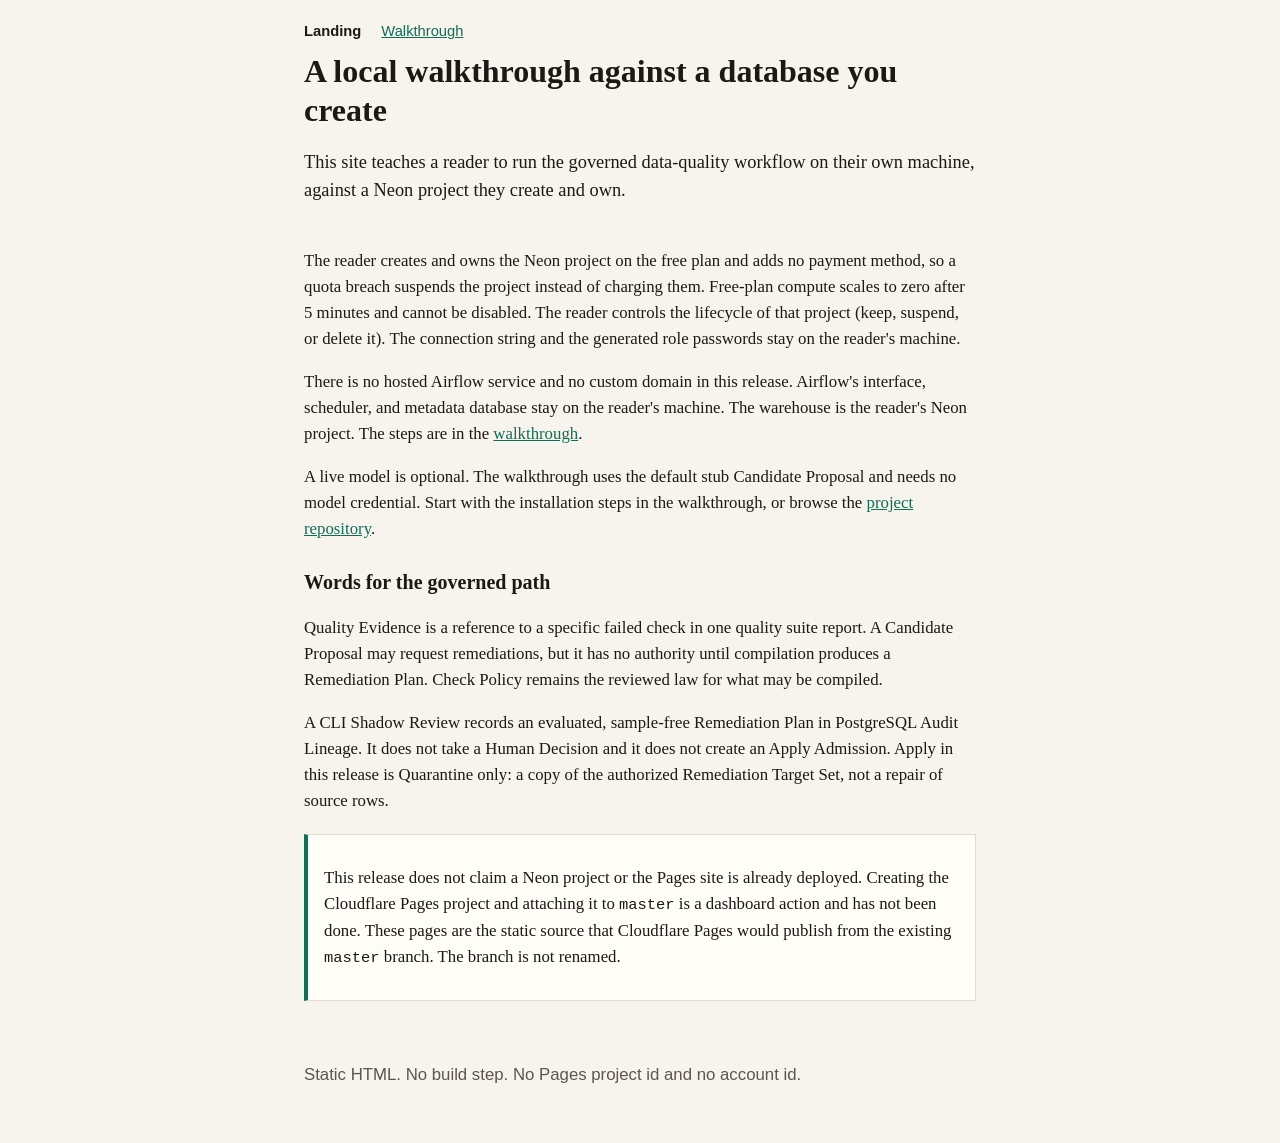
<file: site/index.html>
<!DOCTYPE html>
<html lang="en">
<head>
  <meta charset="utf-8">
  <meta name="viewport" content="width=device-width, initial-scale=1">
  <title>Governed data quality — a local walkthrough</title>
  <link rel="stylesheet" href="styles.css">
</head>
<body>
  <header>
    <nav>
      <a href="index.html" aria-current="page">Landing</a>
      <a href="walkthrough.html">Walkthrough</a>
    </nav>
    <h1>A local walkthrough against a database you create</h1>
    <p class="lede">This site teaches a reader to run the governed data-quality workflow on their own machine, against a Neon project they create and own.</p>
  </header>
  <main>
    <p>The reader creates and owns the Neon project on the free plan and adds no payment method, so a quota breach suspends the project instead of charging them. Free-plan compute scales to zero after 5 minutes and cannot be disabled. The reader controls the lifecycle of that project (keep, suspend, or delete it). The connection string and the generated role passwords stay on the reader's machine.</p>
    <p>There is no hosted Airflow service and no custom domain in this release. Airflow's interface, scheduler, and metadata database stay on the reader's machine. The warehouse is the reader's Neon project. The steps are in the <a href="walkthrough.html">walkthrough</a>.</p>
    <p>A live model is optional. The walkthrough uses the default stub Candidate Proposal and needs no model credential. Start with the installation steps in the walkthrough, or browse the <a href="https://github.com/youzaina001/airflow-dq-agent">project repository</a>.</p>
    <h2>Words for the governed path</h2>
    <p>Quality Evidence is a reference to a specific failed check in one quality suite report. A Candidate Proposal may request remediations, but it has no authority until compilation produces a Remediation Plan. Check Policy remains the reviewed law for what may be compiled.</p>
    <p>A CLI Shadow Review records an evaluated, sample-free Remediation Plan in PostgreSQL Audit Lineage. It does not take a Human Decision and it does not create an Apply Admission. Apply in this release is Quarantine only: a copy of the authorized Remediation Target Set, not a repair of source rows.</p>
    <div class="note">
      <p>This release does not claim a Neon project or the Pages site is already deployed. Creating the Cloudflare Pages project and attaching it to <code>master</code> is a dashboard action and has not been done. These pages are the static source that Cloudflare Pages would publish from the existing <code>master</code> branch. The branch is not renamed.</p>
    </div>
  </main>
  <footer>
    <p>Static HTML. No build step. No Pages project id and no account id.</p>
  </footer>
</body>
</html>
</file>
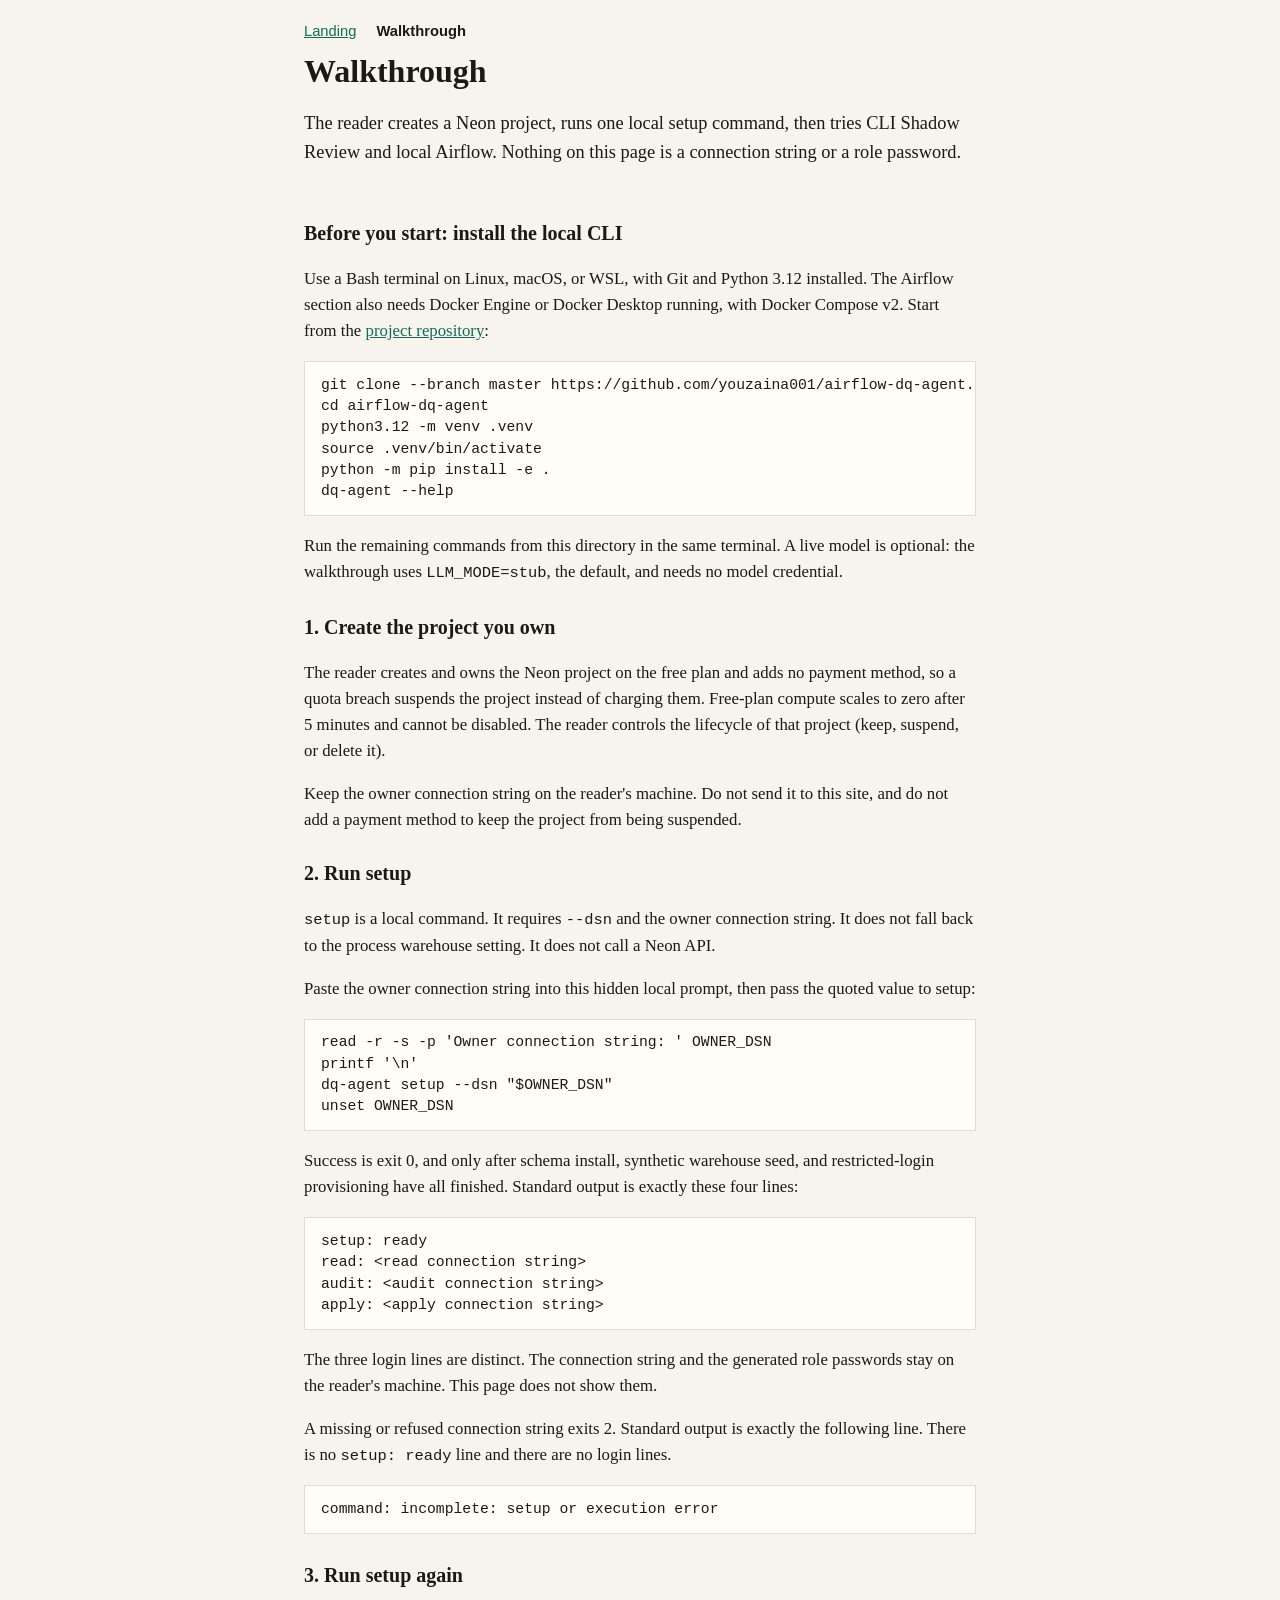
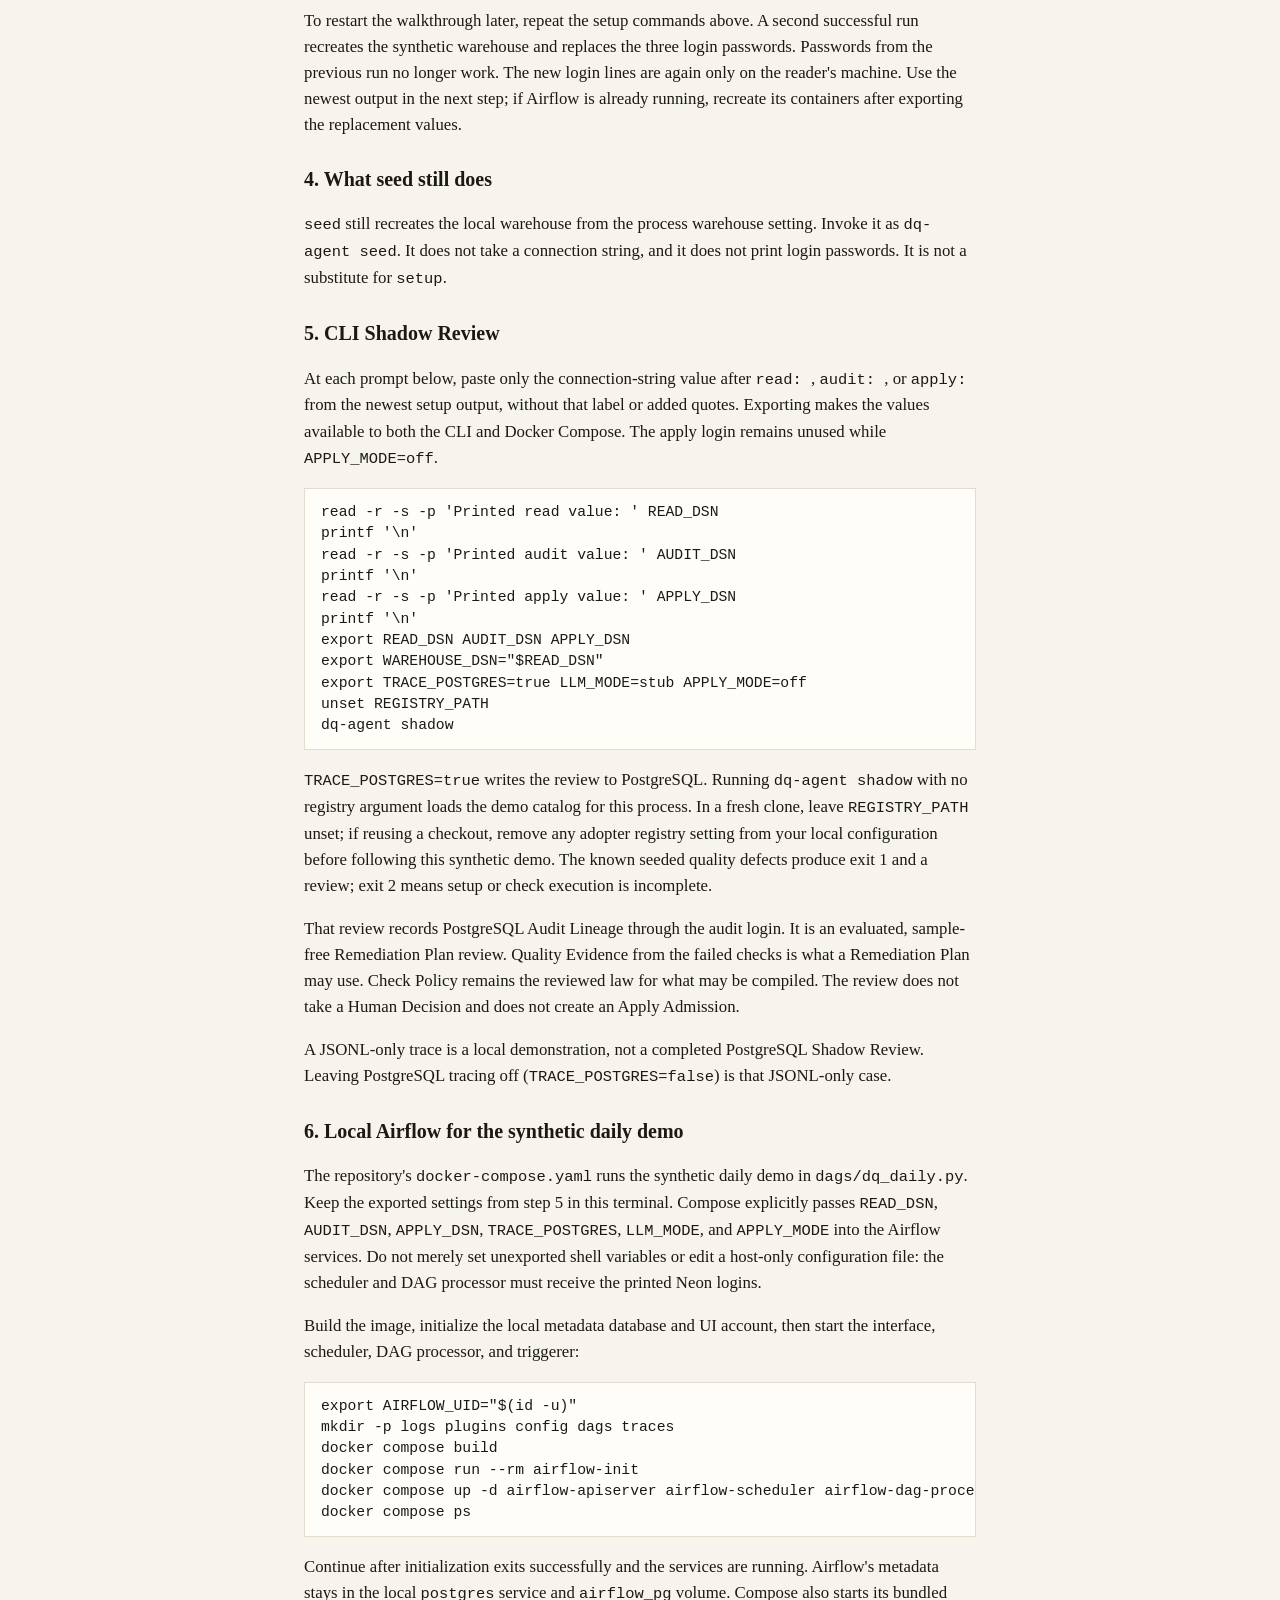
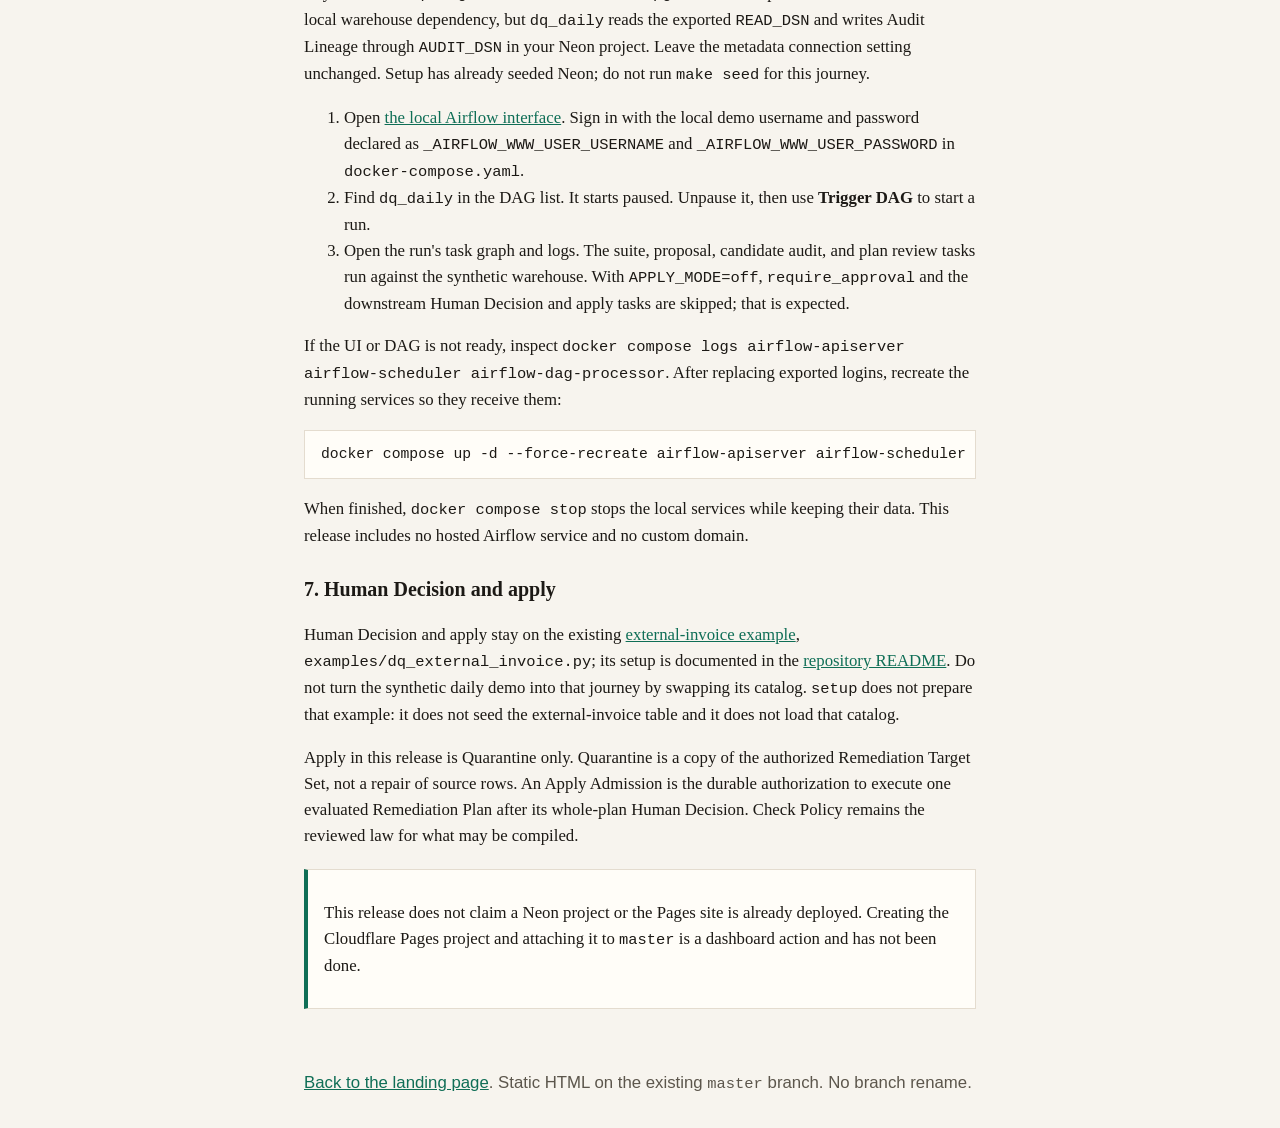
<file: site/walkthrough.html>
<!DOCTYPE html>
<html lang="en">
<head>
  <meta charset="utf-8">
  <meta name="viewport" content="width=device-width, initial-scale=1">
  <title>Walkthrough — governed data quality</title>
  <link rel="stylesheet" href="styles.css">
</head>
<body>
  <header>
    <nav>
      <a href="index.html">Landing</a>
      <a href="walkthrough.html" aria-current="page">Walkthrough</a>
    </nav>
    <h1>Walkthrough</h1>
    <p class="lede">The reader creates a Neon project, runs one local setup command, then tries CLI Shadow Review and local Airflow. Nothing on this page is a connection string or a role password.</p>
  </header>
  <main>
    <h2>Before you start: install the local CLI</h2>
    <p>Use a Bash terminal on Linux, macOS, or WSL, with Git and Python 3.12 installed. The Airflow section also needs Docker Engine or Docker Desktop running, with Docker Compose v2. Start from the <a href="https://github.com/youzaina001/airflow-dq-agent">project repository</a>:</p>
    <pre>git clone --branch master https://github.com/youzaina001/airflow-dq-agent.git
cd airflow-dq-agent
python3.12 -m venv .venv
source .venv/bin/activate
python -m pip install -e .
dq-agent --help</pre>
    <p>Run the remaining commands from this directory in the same terminal. A live model is optional: the walkthrough uses <code>LLM_MODE=stub</code>, the default, and needs no model credential.</p>

    <h2>1. Create the project you own</h2>
    <p>The reader creates and owns the Neon project on the free plan and adds no payment method, so a quota breach suspends the project instead of charging them. Free-plan compute scales to zero after 5 minutes and cannot be disabled. The reader controls the lifecycle of that project (keep, suspend, or delete it).</p>
    <p>Keep the owner connection string on the reader's machine. Do not send it to this site, and do not add a payment method to keep the project from being suspended.</p>

    <h2>2. Run setup</h2>
    <p><code>setup</code> is a local command. It requires <code>--dsn</code> and the owner connection string. It does not fall back to the process warehouse setting. It does not call a Neon API.</p>
    <p>Paste the owner connection string into this hidden local prompt, then pass the quoted value to setup:</p>
    <pre>read -r -s -p 'Owner connection string: ' OWNER_DSN
printf '\n'
dq-agent setup --dsn "$OWNER_DSN"
unset OWNER_DSN</pre>
    <p>Success is exit 0, and only after schema install, synthetic warehouse seed, and restricted-login provisioning have all finished. Standard output is exactly these four lines:</p>
    <pre>setup: ready
read: &lt;read connection string&gt;
audit: &lt;audit connection string&gt;
apply: &lt;apply connection string&gt;</pre>
    <p>The three login lines are distinct. The connection string and the generated role passwords stay on the reader's machine. This page does not show them.</p>
    <p>A missing or refused connection string exits 2. Standard output is exactly the following line. There is no <code>setup: ready</code> line and there are no login lines.</p>
    <pre>command: incomplete: setup or execution error</pre>

    <h2>3. Run setup again</h2>
    <p>To restart the walkthrough later, repeat the setup commands above. A second successful run recreates the synthetic warehouse and replaces the three login passwords. Passwords from the previous run no longer work. The new login lines are again only on the reader's machine. Use the newest output in the next step; if Airflow is already running, recreate its containers after exporting the replacement values.</p>

    <h2>4. What seed still does</h2>
    <p><code>seed</code> still recreates the local warehouse from the process warehouse setting. Invoke it as <code>dq-agent seed</code>. It does not take a connection string, and it does not print login passwords. It is not a substitute for <code>setup</code>.</p>

    <h2>5. CLI Shadow Review</h2>
    <p>At each prompt below, paste only the connection-string value after <code>read: </code>, <code>audit: </code>, or <code>apply: </code> from the newest setup output, without that label or added quotes. Exporting makes the values available to both the CLI and Docker Compose. The apply login remains unused while <code>APPLY_MODE=off</code>.</p>
    <pre>read -r -s -p 'Printed read value: ' READ_DSN
printf '\n'
read -r -s -p 'Printed audit value: ' AUDIT_DSN
printf '\n'
read -r -s -p 'Printed apply value: ' APPLY_DSN
printf '\n'
export READ_DSN AUDIT_DSN APPLY_DSN
export WAREHOUSE_DSN="$READ_DSN"
export TRACE_POSTGRES=true LLM_MODE=stub APPLY_MODE=off
unset REGISTRY_PATH
dq-agent shadow</pre>
    <p><code>TRACE_POSTGRES=true</code> writes the review to PostgreSQL. Running <code>dq-agent shadow</code> with no registry argument loads the demo catalog for this process. In a fresh clone, leave <code>REGISTRY_PATH</code> unset; if reusing a checkout, remove any adopter registry setting from your local configuration before following this synthetic demo. The known seeded quality defects produce exit 1 and a review; exit 2 means setup or check execution is incomplete.</p>
    <p>That review records PostgreSQL Audit Lineage through the audit login. It is an evaluated, sample-free Remediation Plan review. Quality Evidence from the failed checks is what a Remediation Plan may use. Check Policy remains the reviewed law for what may be compiled. The review does not take a Human Decision and does not create an Apply Admission.</p>
    <p>A JSONL-only trace is a local demonstration, not a completed PostgreSQL Shadow Review. Leaving PostgreSQL tracing off (<code>TRACE_POSTGRES=false</code>) is that JSONL-only case.</p>

    <h2>6. Local Airflow for the synthetic daily demo</h2>
    <p>The repository's <code>docker-compose.yaml</code> runs the synthetic daily demo in <code>dags/dq_daily.py</code>. Keep the exported settings from step 5 in this terminal. Compose explicitly passes <code>READ_DSN</code>, <code>AUDIT_DSN</code>, <code>APPLY_DSN</code>, <code>TRACE_POSTGRES</code>, <code>LLM_MODE</code>, and <code>APPLY_MODE</code> into the Airflow services. Do not merely set unexported shell variables or edit a host-only configuration file: the scheduler and DAG processor must receive the printed Neon logins.</p>
    <p>Build the image, initialize the local metadata database and UI account, then start the interface, scheduler, DAG processor, and triggerer:</p>
    <pre>export AIRFLOW_UID="$(id -u)"
mkdir -p logs plugins config dags traces
docker compose build
docker compose run --rm airflow-init
docker compose up -d airflow-apiserver airflow-scheduler airflow-dag-processor airflow-triggerer
docker compose ps</pre>
    <p>Continue after initialization exits successfully and the services are running. Airflow's metadata stays in the local <code>postgres</code> service and <code>airflow_pg</code> volume. Compose also starts its bundled local warehouse dependency, but <code>dq_daily</code> reads the exported <code>READ_DSN</code> and writes Audit Lineage through <code>AUDIT_DSN</code> in your Neon project. Leave the metadata connection setting unchanged. Setup has already seeded Neon; do not run <code>make seed</code> for this journey.</p>
    <ol>
      <li>Open <a href="http://localhost:8080">the local Airflow interface</a>. Sign in with the local demo username and password declared as <code>_AIRFLOW_WWW_USER_USERNAME</code> and <code>_AIRFLOW_WWW_USER_PASSWORD</code> in <code>docker-compose.yaml</code>.</li>
      <li>Find <code>dq_daily</code> in the DAG list. It starts paused. Unpause it, then use <strong>Trigger DAG</strong> to start a run.</li>
      <li>Open the run's task graph and logs. The suite, proposal, candidate audit, and plan review tasks run against the synthetic warehouse. With <code>APPLY_MODE=off</code>, <code>require_approval</code> and the downstream Human Decision and apply tasks are skipped; that is expected.</li>
    </ol>
    <p>If the UI or DAG is not ready, inspect <code>docker compose logs airflow-apiserver airflow-scheduler airflow-dag-processor</code>. After replacing exported logins, recreate the running services so they receive them:</p>
    <pre>docker compose up -d --force-recreate airflow-apiserver airflow-scheduler airflow-dag-processor airflow-triggerer</pre>
    <p>When finished, <code>docker compose stop</code> stops the local services while keeping their data. This release includes no hosted Airflow service and no custom domain.</p>

    <h2>7. Human Decision and apply</h2>
    <p>Human Decision and apply stay on the existing <a href="https://github.com/youzaina001/airflow-dq-agent/blob/master/examples/dq_external_invoice.py">external-invoice example</a>, <code>examples/dq_external_invoice.py</code>; its setup is documented in the <a href="https://github.com/youzaina001/airflow-dq-agent/blob/master/README.md">repository README</a>. Do not turn the synthetic daily demo into that journey by swapping its catalog. <code>setup</code> does not prepare that example: it does not seed the external-invoice table and it does not load that catalog.</p>
    <p>Apply in this release is Quarantine only. Quarantine is a copy of the authorized Remediation Target Set, not a repair of source rows. An Apply Admission is the durable authorization to execute one evaluated Remediation Plan after its whole-plan Human Decision. Check Policy remains the reviewed law for what may be compiled.</p>

    <div class="note">
      <p>This release does not claim a Neon project or the Pages site is already deployed. Creating the Cloudflare Pages project and attaching it to <code>master</code> is a dashboard action and has not been done.</p>
    </div>
  </main>
  <footer>
    <p><a href="index.html">Back to the landing page</a>. Static HTML on the existing <code>master</code> branch. No branch rename.</p>
  </footer>
</body>
</html>
</file>
<file: site/styles.css>
:root {
  color-scheme: light;
  --ink: #1c1915;
  --muted: #5c564c;
  --paper: #f7f4ee;
  --card: #fffdf8;
  --line: #e4dccf;
  --accent: #0f6e56;
}
* { box-sizing: border-box; }
body {
  margin: 0;
  font-family: "Iowan Old Style", "Palatino Linotype", Palatino, Georgia, serif;
  color: var(--ink);
  background: var(--paper);
  line-height: 1.55;
}
a { color: var(--accent); }
a:hover { text-decoration: none; }
header, main, footer { width: min(42rem, calc(100% - 2rem)); margin-inline: auto; }
header { padding: 1.25rem 0 0.5rem; }
nav { font-family: "Segoe UI", Helvetica, Arial, sans-serif; font-size: 0.92rem; }
nav a { margin-right: 1rem; }
nav a[aria-current="page"] { color: var(--ink); text-decoration: none; font-weight: 650; }
h1 { font-size: 2rem; line-height: 1.2; margin: 0.6rem 0 0.4rem; }
h2 { font-size: 1.25rem; margin: 1.6rem 0 0.4rem; }
p, li { font-size: 1.05rem; }
.lede { font-size: 1.15rem; }
.note {
  background: var(--card);
  border: 1px solid var(--line);
  border-left: 4px solid var(--accent);
  padding: 0.8rem 1rem;
  margin: 1.25rem 0;
}
pre {
  background: var(--card);
  border: 1px solid var(--line);
  padding: 0.8rem 1rem;
  overflow-x: auto;
  font-family: "IBM Plex Mono", "Source Code Pro", ui-monospace, monospace;
  font-size: 0.92rem;
  line-height: 1.45;
}
code { font-family: "IBM Plex Mono", "Source Code Pro", ui-monospace, monospace; font-size: 0.92em; }
footer {
  font-family: "Segoe UI", Helvetica, Arial, sans-serif;
  font-size: 0.92rem;
  color: var(--muted);
  padding: 1.5rem 0 2.5rem;
}
</file>
